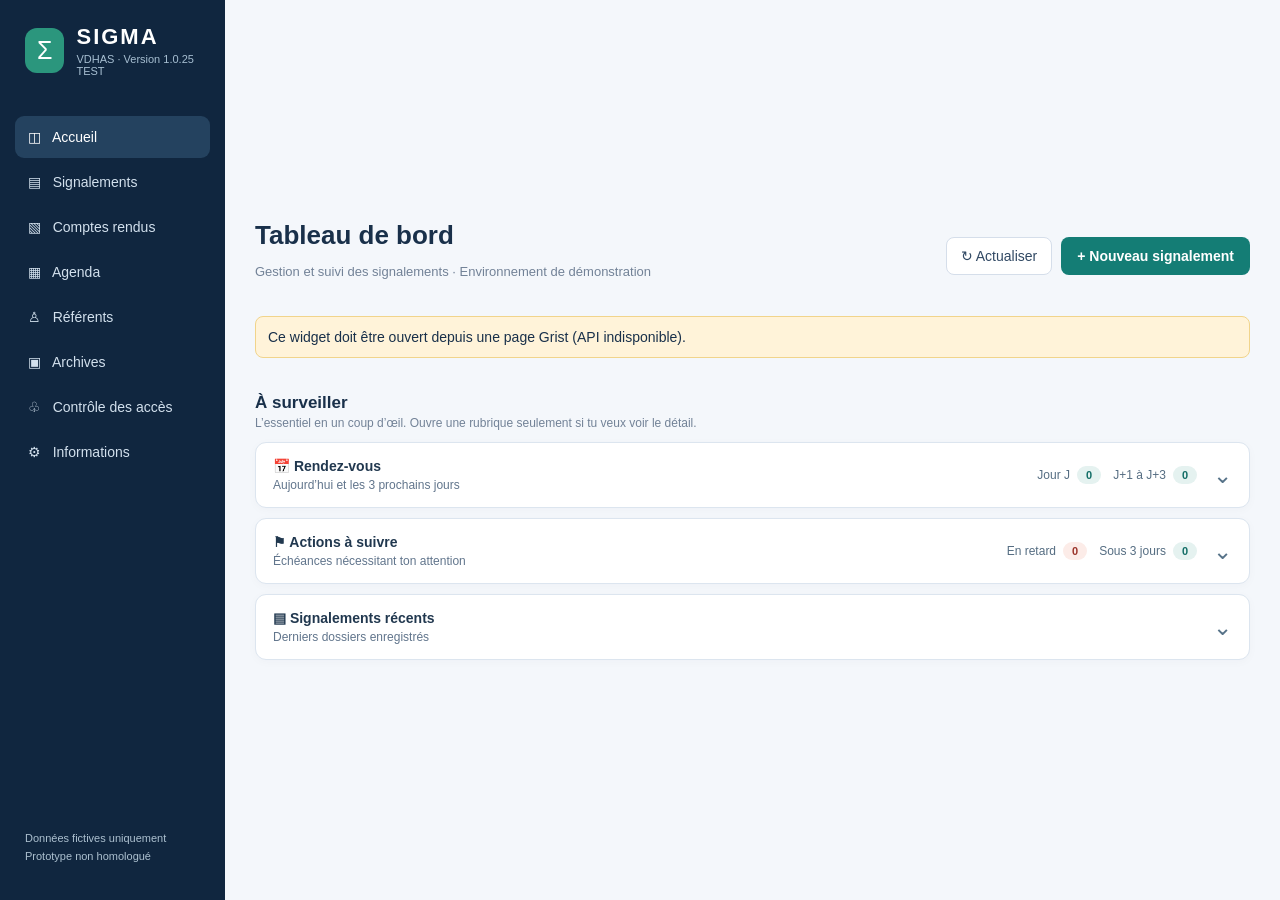
<file: index.html>
<!DOCTYPE html>

<html lang="fr"><head><meta charset="utf-8"/><meta content="width=device-width,initial-scale=1" name="viewport"/><title>SIGMA — Signalements</title><link href="style.css" rel="stylesheet"/><script src="https://docs.getgrist.com/grist-plugin-api.js"></script></head>
<body><div class="shell"><aside class="sidebar"><div class="brand"><span class="brand-icon">Σ</span><div><strong>SIGMA</strong><small>VDHAS · Version 1.0.25 TEST</small></div></div><nav><button class="nav active" data-view="dashboard">◫   Accueil</button><button class="nav" data-view="dossiers">▤   Signalements</button><button class="nav" data-view="documents">▧   Comptes rendus</button><button class="nav" data-view="agenda">▦   Agenda</button><button class="nav" data-view="users">♙   Référents</button><button class="nav" data-view="archives">▣   Archives</button><button class="nav" data-view="audit">♧   Contrôle des accès</button><button class="nav" data-view="settings">⚙   Informations</button></nav><div class="side-foot">Données fictives uniquement<br/>Prototype non homologué</div></aside>
<main><header><div><h1 id="page-title">Tableau de bord</h1><p class="muted">Gestion et suivi des signalements · Environnement de démonstration</p></div><div class="head-actions"><button class="secondary" id="refresh">↻ Actualiser</button><button class="primary" id="add">+ Nouveau signalement</button></div></header><div aria-live="polite" id="notice" role="status"></div><section class="view" id="dashboard">
<div class="metrics" id="metrics"></div>
<div class="sigma-home-intro"><h2>À surveiller</h2><p class="muted">L’essentiel en un coup d’œil. Ouvre une rubrique seulement si tu veux voir le détail.</p></div>
<div class="sigma-home-compact">
<details class="sigma-home-detail" id="sigma-home-rdv-detail">
<summary><span class="sigma-home-detail-heading"><strong>📅 Rendez-vous</strong><small>Aujourd’hui et les 3 prochains jours</small></span><span class="sigma-home-counters"><span>Jour J <b aria-live="polite" class="home-count" id="home-today-count">0</b></span><span>J+1 à J+3 <b aria-live="polite" class="home-count" id="home-next-count">0</b></span></span><span aria-hidden="true" class="sigma-home-chevron">⌄</span></summary>
<div class="sigma-home-detail-content"><div class="sigma-home-detail-actions"><button class="link" id="home-open-agenda" type="button">Ouvrir l’agenda →</button></div><div class="home-agenda-grid"><div class="home-agenda-block"><h3>Aujourd’hui</h3><div class="home-items" id="home-today"></div></div><div class="home-agenda-block"><h3>Trois prochains jours</h3><div class="home-items" id="home-next"></div></div></div></div>
</details>
<details class="sigma-home-detail" id="sigma-home-tasks-detail">
<summary><span class="sigma-home-detail-heading"><strong>⚑ Actions à suivre</strong><small>Échéances nécessitant ton attention</small></span><span class="sigma-home-counters"><span>En retard <b aria-live="polite" class="home-count sigma-late-count" id="sigma-tasks-late-count">0</b></span><span>Sous 3 jours <b aria-live="polite" class="home-count" id="sigma-tasks-next-count">0</b></span></span><span aria-hidden="true" class="sigma-home-chevron">⌄</span></summary>
<div class="sigma-home-detail-content"><div class="home-agenda-grid"><div class="home-agenda-block"><h3>Échéances dépassées</h3><div class="home-items" id="sigma-tasks-late"></div></div><div class="home-agenda-block"><h3>À échéance sous 3 jours</h3><div class="home-items" id="sigma-tasks-next"></div></div></div></div>
</details>
<details class="sigma-home-detail" id="sigma-home-recent-detail">
<summary><span class="sigma-home-detail-heading"><strong>▤ Signalements récents</strong><small>Derniers dossiers enregistrés</small></span><span aria-hidden="true" class="sigma-home-chevron">⌄</span></summary>
<div class="sigma-home-detail-content"><div class="sigma-home-detail-actions"><button class="link" id="all" type="button">Voir tous les dossiers →</button></div><div id="recent"></div></div>
</details>
</div>
</section><section class="view hidden" id="dossiers"><div class="toolbar"><input id="search" placeholder="Rechercher un numéro, un objet, une académie…" type="search"/><select id="filter-status"><option value="">Tous les statuts</option></select><select id="filter-motif"><option value="">Tous les motifs</option></select><select aria-label="Afficher les dossiers actifs ou archivés" id="filter-archive"><option value="active">Dossiers actifs</option><option value="archives">Archives</option><option value="all">Tous les dossiers</option></select><select aria-label="Année d’archivage" disabled="" id="filter-archive-year"><option value="">Toutes les années</option></select><button class="secondary" id="clear">Réinitialiser</button></div><div class="panel"><div class="panel-head"><h2>Bibliothèque des signalements</h2><span class="muted" id="count"></span></div><div class="table-wrap"><table><thead><tr><th>Numéro</th><th>Objet</th><th>Académie</th><th>Motifs</th><th>Référents affectés</th><th>Statut</th><th>Ouverture</th><th></th></tr></thead><tbody id="rows"></tbody></table></div></div></section>
<section aria-label="Archives annuelles" class="view hidden" id="archives">
<div class="panel">
<div class="panel-head"><div><h2>Archives des signalements</h2><p class="muted">Choisis une année pour consulter les dossiers clôturés archivés.</p></div><span class="muted" id="archives-total"></span></div>
<div aria-label="Années disponibles" class="sigma-archive-years" id="archives-years"></div>
<div class="hidden" id="archives-list">
<div class="sigma-archive-list-top"><button class="secondary" id="archives-back" type="button">← Toutes les années</button><h3 id="archives-selected-title"></h3></div>
<label class="sigma-archive-search">Rechercher dans cette année<input id="archives-search" placeholder="Numéro, objet, académie…" type="search"/></label>
<span class="muted" id="archives-year-count"></span>
<div class="table-wrap"><table><thead><tr><th>Numéro</th><th>Objet</th><th>Académie</th><th>Motifs</th><th>Référents affectés</th><th>Statut</th><th>Ouverture</th><th></th></tr></thead><tbody id="archives-rows"></tbody></table></div>
</div>
</div>
</section><section class="view hidden" id="suivi"><div class="panel"><div class="panel-head"><h2 id="suivi-title">Fiche du dossier</h2><button class="secondary" id="suivi-back" type="button">← Retour aux signalements</button></div><p class="muted">Données fictives uniquement. Ce module est réservé à l’interface d’administration ; les nouvelles tables doivent être interdites aux référents dans les ACL Grist.</p><div id="suivi-content">
<div class="sigma-dossier-bar"><div><span class="sigma-eyebrow">Dossier sélectionné</span><div class="sigma-summary-caption" id="suivi-summary-caption"></div></div><button class="primary" id="suivi-edit" type="button">Modifier les informations</button></div>
<div aria-label="Rubriques du dossier" class="sigma-tabs" data-sigma-tabs="suivi" role="tablist"><button aria-controls="suivi-tab-overview" aria-selected="true" class="sigma-tab active" data-tab-target="suivi-tab-overview" id="btn-suivi-tab-overview" role="tab" type="button">Vue d’ensemble</button><button aria-controls="suivi-tab-0" aria-selected="false" class="sigma-tab" data-tab-target="suivi-tab-0" id="btn-suivi-tab-0" role="tab" type="button">Personnes</button><button aria-controls="suivi-tab-1" aria-selected="false" class="sigma-tab" data-tab-target="suivi-tab-1" id="btn-suivi-tab-1" role="tab" type="button">Traitement</button><button aria-controls="suivi-tab-2" aria-selected="false" class="sigma-tab" data-tab-target="suivi-tab-2" id="btn-suivi-tab-2" role="tab" type="button">Rendez-vous</button><button aria-controls="suivi-tab-3" aria-selected="false" class="sigma-tab" data-tab-target="suivi-tab-3" id="btn-suivi-tab-3" role="tab" type="button">Comptes rendus</button><button aria-controls="suivi-tab-4" aria-selected="false" class="sigma-tab" data-tab-target="suivi-tab-4" id="btn-suivi-tab-4" role="tab" type="button">Historique</button></div><div aria-labelledby="btn-suivi-tab-overview" class="suivi-section" id="suivi-tab-overview" role="tabpanel">
<div class="sigma-overview-grid" id="suivi-overview"></div>
<details class="sigma-archive-control hidden" id="sigma-archive-control"><summary>Classement et archivage du dossier</summary><div class="sigma-archive-inner"><p class="muted" id="sigma-archive-state"></p><label id="sigma-archive-year-wrap">Année de classement <select aria-label="Année d’archivage" id="sigma-archive-year"></select></label><label for="sigma-archive-reason" id="sigma-archive-reason-label">Motif d’archivage (facultatif)</label><textarea id="sigma-archive-reason" maxlength="500" placeholder="Préciser si nécessaire…" rows="2"></textarea><button class="secondary" id="sigma-archive-button" type="button">Archiver ce dossier</button><p class="muted sigma-archive-help">Le classement ne supprime aucun document et ne remplace pas les contrôles d’accès Grist.</p></div></details>
<details class="sigma-archive-history" id="sigma-archive-history"><summary>Historique de l’archivage <span class="muted" id="sigma-archive-history-count"></span></summary><ol id="sigma-archive-history-list"></ol></details>
<div class="sigma-overview-actions"><h3>Accès rapide</h3><div class="sigma-overview-shortcuts">
<button class="secondary" data-dossier-tab="suivi-tab-0" type="button">Personnes concernées</button>
<button class="secondary" data-dossier-tab="suivi-tab-1" type="button">Actions et mesures</button>
<button class="secondary" data-dossier-tab="suivi-tab-2" type="button">Rendez-vous</button>
<button class="secondary" data-dossier-tab="suivi-tab-3" type="button">Comptes rendus</button>
<button class="secondary" data-dossier-tab="suivi-tab-4" type="button">Historique</button>
</div></div></div><div aria-labelledby="btn-suivi-tab-0" class="suivi-section hidden" id="suivi-tab-0" role="tabpanel"><details class="sigma-fold" open=""><summary><span>Personnes concernées</span></summary><div class="sigma-fold-body"><div class="panel-head"><button class="primary" id="suivi-add-person" type="button">+ Nouvelle personne</button></div><div class="table-wrap"><table><thead><tr><th>Identifiant fictif / libellé</th><th>Rôle dans le dossier</th><th>Catégorie</th><th>Action</th></tr></thead><tbody id="suivi-personnes"></tbody></table></div><form class="inline-form" id="existing-person-form"><label>Personne déjà enregistrée<select id="suivi-existing-person" required=""></select></label><label>Rôle dans ce dossier<select id="suivi-existing-role" required=""></select></label><button class="secondary" type="submit">Associer au dossier</button></form></div></details></div><div aria-labelledby="btn-suivi-tab-1" class="suivi-section hidden" id="suivi-tab-1" role="tabpanel"><details class="sigma-fold"><summary><span>Actions et mesures</span></summary><div class="sigma-fold-body"><form class="form-grid" id="action-form"><label>Date<input id="action-date" required="" type="date"/></label><label>Type d’action<select id="action-type" required=""></select></label><label>État<select id="action-etat"><option value="prévue">Prévue</option><option value="en cours">En cours</option><option value="réalisée">Réalisée</option><option value="annulée">Annulée</option></select></label><label>Date limite (facultative)<input id="action-deadline" type="date"/><small class="muted">Échéance prévisionnelle, distincte de la date de l’action</small></label><label class="wide">Description fictive<textarea id="action-description" maxlength="3000" required="" rows="3"></textarea></label><div class="form-actions wide"><button class="primary" id="action-save" type="submit">Ajouter l’action</button></div></form><div class="table-wrap"><table><thead><tr><th>Date</th><th>Type</th><th>Description</th><th>Échéance</th><th>État</th><th>Suivi</th></tr></thead><tbody id="suivi-actions"></tbody></table></div></div></details></div><div aria-labelledby="btn-suivi-tab-2" class="suivi-section hidden" id="suivi-tab-2" role="tabpanel"><details class="sigma-fold"><summary><span>Rendez-vous et échéances du dossier</span></summary><div class="sigma-fold-body"><div class="panel-head"><button class="primary" id="suivi-add-rdv" type="button">+ Ajouter un rendez-vous</button></div><div class="table-wrap"><table><thead><tr><th>Début</th><th>Fin</th><th>Type</th><th>Objet</th><th>Responsable</th><th>État</th><th>Action</th></tr></thead><tbody id="suivi-rdv"></tbody></table></div></div></details></div><div aria-labelledby="btn-suivi-tab-3" class="suivi-section hidden" id="suivi-tab-3" role="tabpanel"><details class="sigma-fold"><summary><span>Comptes rendus et documents</span></summary><div class="sigma-fold-body"><div class="panel-head"><button class="primary" id="suivi-add-document" type="button">+ Nouveau compte rendu</button></div><p class="muted">Chaque validation conserve une version non modifiable depuis le widget. Consultation des versions antérieures disponible.</p><div class="table-wrap"><table><thead><tr><th>Titre</th><th>Type</th><th>État</th><th>Version</th><th>Action</th></tr></thead><tbody id="suivi-documents"></tbody></table></div></div></details></div><div aria-labelledby="btn-suivi-tab-4" class="suivi-section hidden" id="suivi-tab-4" role="tabpanel"><details class="sigma-fold"><summary><span>Historique des changements de statut</span></summary><div class="sigma-fold-body"><p class="muted">Historique alimenté automatiquement à partir de la V0.5, sans reconstitution des changements antérieurs. L’auteur indiqué est technique et ne constitue pas une preuve d’identité.</p><div class="table-wrap"><table><thead><tr><th>Date</th><th>Ancien statut</th><th>Nouveau statut</th><th>Commentaire</th></tr></thead><tbody id="suivi-historique"></tbody></table></div></div></details></div></div></div></section><section class="view hidden" id="documents"><div class="panel"><div class="panel-head"><h2>Comptes rendus et documents</h2><button class="primary" id="documents-add" type="button">+ Nouveau compte rendu</button></div><p class="muted">Rédaction et versionnement des comptes rendus fictifs. Les versions validées restent conservées dans VERSIONS_DOCUMENTS. Pas de pièce jointe, signature ni partage externe dans cette version.</p><div class="toolbar"><select id="documents-dossier"><option value="">Tous les dossiers</option></select><select id="documents-statut"><option value="">Tous les statuts</option><option value="Brouillon">Brouillon</option><option value="Validé">Validé</option></select></div><div class="table-wrap"><table><thead><tr><th>Dossier</th><th>Titre</th><th>Type</th><th>État</th><th>Dernière version</th><th>Action</th></tr></thead><tbody id="documents-rows"></tbody></table></div></div></section><section class="view hidden" id="agenda"><div class="panel"><div class="panel-head"><h2>Agenda des rendez-vous et échéances</h2><button class="primary" id="agenda-add" type="button">+ Nouvel événement</button></div><p class="muted">Vue de planification de l'administration. Évitez toute information sensible dans les objets et lieux. Aucun courriel ni rappel automatique n'est envoyé.</p><div class="agenda-toolbar"><button aria-label="Période précédente" class="secondary" id="agenda-prev" type="button">←</button><button class="secondary" id="agenda-today" type="button">Aujourd’hui</button><button aria-label="Période suivante" class="secondary" id="agenda-next" type="button">→</button><strong id="agenda-range"></strong><select aria-label="Vue agenda" id="agenda-mode"><option value="jour">Jour</option><option selected="" value="semaine">Semaine</option><option value="mois">Mois</option></select><select aria-label="Filtrer par dossier" id="agenda-dossier"><option value="">Tous les dossiers</option></select><select aria-label="Filtrer par statut" id="agenda-status"><option value="">Tous les états</option><option>Prévu</option><option>Confirmé</option><option>Reporté</option><option>Réalisé</option><option>Annulé</option></select></div><div class="panel-head"><span class="muted" id="agenda-count"></span></div><div class="table-wrap"><table><thead><tr><th>Début</th><th>Fin</th><th>Dossier</th><th>Type</th><th>Objet</th><th>Responsable</th><th>État</th><th>Action</th></tr></thead><tbody id="agenda-rows"></tbody></table></div></div></section><section class="view hidden" id="users"><div class="panel"><div class="panel-head"><h2>Référents et profils de test</h2><button class="primary" id="add-user">+ Ajouter un référent</button></div><p class="muted" style="padding:0 16px">Étape 1 : créez un profil. Étape 2 : cliquez sur « Gérer les accès » pour choisir les dossiers et les droits Lecture / Modification. Les habilitations sont déclaratives et ne remplacent pas les ACL Grist.</p><div class="table-wrap"><table><thead><tr><th>Nom</th><th>Adresse électronique</th><th>Académie</th><th>Rôle</th><th>Actif</th><th>Dossiers affectés</th><th>Actions</th></tr></thead><tbody id="user-rows"></tbody></table></div></div></section><section class="view hidden" id="audit"><div class="panel"><div class="panel-head"><h2>Audit des affectations</h2><button class="secondary" id="run-audit" type="button">↻ Recontrôler</button></div><p class="muted">Contrôles de cohérence des tables UTILISATEURS et HABILITATIONS. Cette analyse ne vérifie pas les règles d'accès Grist et ne prouve pas le cloisonnement des dossiers.</p><div aria-live="polite" class="audit-metrics" id="audit-metrics"></div><div class="table-wrap"><table><thead><tr><th>Gravité</th><th>Contrôle</th><th>Élément</th><th>Correction conseillée</th></tr></thead><tbody id="audit-rows"></tbody></table></div></div><div class="panel prose"><h2>Avant de partager le document</h2><p><strong>Statut sécurité : tests de simulation des ACL effectués, audits réels et nouvelles tables à vérifier.</strong> Les affectations ne constituent toujours pas des restrictions. Le test de non-accès doit être réalisé avec des comptes Grist séparés dans une copie isolée avant tout déploiement.</p><p>Consultez le fichier <code>docs/ACL_PILOTE_V0.3.md</code> inclus dans le ZIP, notamment les vérifications des tables liées et de l'API.</p></div></section><section class="view hidden" id="settings"><div class="panel prose"><h2>À propos de cette version</h2><p>V0.9 : demandes de partage, version figée, revue interne et historique des décisions (aucun accès externe) ; V0.9 : commentaires internes et projets de partage non actifs ; V0.7 : comptes rendus et versions ; V0.6 : agenda, rendez-vous et échéances ; V0.5 : personnes, actions et historique des statuts. Les nouvelles tables ne doivent être accessibles qu’aux gestionnaires habilités. Ce prototype utilise les tables Grist comme base de données. Les référents et affectations sont administrables en V0.3. Les habilitations de la table HABILITATIONS ne sont pas des ACL : consultez le guide de sécurité pour appliquer les restrictions effectives dans Grist.</p><p><strong>Important :</strong> l'autorisation « accès complet au document » donnée au widget ne constitue pas une protection des données. Ne pas y saisir de signalements réels ni inviter d'utilisateurs non habilités.</p><p>Les noms et situations fournis sont inventés. Un utilisateur de test disposant des droits d'édition Grist peut modifier les lignes directement depuis les tables.</p></div></section></main></div>
<div aria-labelledby="modal-title" aria-modal="true" class="overlay hidden" id="modal" role="dialog"><div class="dialog"><div class="dialog-head"><h2 id="modal-title">Nouveau signalement</h2><button aria-label="Fermer" class="icon-button" id="close">✕</button></div><form id="record-form"><input id="record-id" type="hidden"/><div class="form-grid"><label>Numéro de dossier <input id="numero" maxlength="40" placeholder="Généré automatiquement à la création" readonly=""/></label><label>Date de réception <input id="date" required="" type="date"/></label><label>Objet synthétique <input id="objet" maxlength="180" placeholder="Ex. Situation signalée dans un service" required=""/></label><label>Académie <select id="academie" required=""></select></label><label>Statut <select id="statut" required=""></select></label><label>Référent (libellé fictif) <input id="referent" maxlength="120" placeholder="Ex. Référent A"/></label><label class="wide">Gestionnaire responsable principal <select id="responsable-principal"><option value="">À désigner</option></select><small class="muted">Un seul responsable, parmi les gestionnaires habilités en modification. Les autres restent associés au dossier.</small></label><div aria-labelledby="sigma-assignments-title" class="wide sigma-checkbox-field" role="group"><span class="sigma-checkbox-title" id="sigma-assignments-title">Affectations de référents (propriétaire TEST seulement)</span><div class="checks" id="assignments"></div><small class="muted">Les affectations sont enregistrées dans HABILITATIONS. Elles ne sécurisent pas le dossier sans règles d’accès Grist.</small></div><div aria-labelledby="sigma-motifs-title" class="wide sigma-checkbox-field" role="group"><span class="sigma-checkbox-title" id="sigma-motifs-title">Motifs (plusieurs choix possibles)</span><div class="checks" id="motifs"></div></div><label class="wide">Résumé non nominatif (tests uniquement)<textarea id="resume" maxlength="3000" placeholder="Décrire uniquement une situation fictive" rows="4"></textarea></label></div><div class="form-actions"><button class="secondary" id="cancel" type="button">Annuler</button><button class="primary" id="save" type="submit">Enregistrer</button></div></form></div></div>
<div aria-labelledby="user-title" aria-modal="true" class="overlay hidden" id="user-modal" role="dialog"><div class="dialog"><div class="dialog-head"><h2 id="user-title">Ajouter un référent</h2><button aria-label="Fermer" class="icon-button" id="user-close">✕</button></div><form id="user-form"><input id="user-id" type="hidden"/><div class="form-grid"><label>Nom affiché<input id="user-name" maxlength="120" required=""/></label><label>Adresse électronique<input id="user-email" maxlength="200" required="" type="email"/></label><label>Académie<select id="user-academie" required=""></select></label><label>Profil<select id="user-role"><option value="referent">Référent</option><option value="coordinateur">Coordinateur</option><option value="central">Administrateur métier</option></select></label><label class="wide user-active-toggle"><input checked="" id="user-actif" type="checkbox"/> Référent actif</label></div><div class="form-actions"><button class="secondary" id="user-cancel" type="button">Annuler</button><button class="primary" id="user-save" type="submit">Enregistrer le référent</button></div></form></div></div><div aria-labelledby="access-title" aria-modal="true" class="overlay hidden" id="access-modal" role="dialog"><div class="dialog"><div class="dialog-head"><h2 id="access-title">Affecter des dossiers</h2><button aria-label="Fermer" class="icon-button" id="access-close" type="button">✕</button></div><form id="access-form"><input id="access-user-id" type="hidden"/><p class="muted">Cochez les dossiers autorisés, puis choisissez Lecture ou Modification pour chacun. Le résultat est enregistré dans HABILITATIONS. Ces choix ne constituent pas encore une restriction de sécurité Grist.</p><div class="access-list" id="access-dossiers"></div><div class="form-actions"><button class="secondary" id="access-cancel" type="button">Annuler</button><button class="primary" id="access-save" type="submit">Enregistrer les affectations</button></div></form></div></div><div aria-labelledby="rdv-title" aria-modal="true" class="overlay hidden" id="rdv-modal" role="dialog"><div class="dialog"><div class="dialog-head"><h2 id="rdv-title">Nouveau rendez-vous</h2><button aria-label="Fermer" class="icon-button" id="rdv-close" type="button">✕</button></div><form id="rdv-form"><input id="rdv-id" type="hidden"/><div class="form-grid"><label>Dossier associé<select id="rdv-dossier" required=""></select></label><label>Type d'événement<select id="rdv-type" required=""></select></label><label>Début<input id="rdv-debut" required="" type="datetime-local"/></label><label>Fin<input id="rdv-fin" required="" type="datetime-local"/></label><label>Responsable<select id="rdv-responsable"></select></label><label>Statut<select id="rdv-statut" required=""></select></label><label>Modalité<select id="rdv-modalite"><option>Présentiel</option><option>Téléphone</option><option>Visioconférence</option><option>Autre</option></select></label><label>Lieu générique (facultatif)<input id="rdv-lieu" maxlength="180" placeholder="Sans détail sensible"/></label><label class="wide">Objet synthétique<input id="rdv-objet" maxlength="180" placeholder="Ex. Entretien de suivi — fictif" required=""/></label><div aria-labelledby="sigma-rdv-personnes-title" class="wide sigma-checkbox-field" role="group"><span class="sigma-checkbox-title" id="sigma-rdv-personnes-title">Participants concernés (personnes déjà liées au dossier)</span><div class="checks" id="rdv-personnes"></div></div><label class="wide">Commentaire interne fictif<textarea id="rdv-commentaire" maxlength="2000" rows="3"></textarea></label></div><div class="form-actions"><button class="secondary hidden" id="rdv-delete" type="button">Annuler ce rendez-vous</button><button class="secondary" id="rdv-cancel" type="button">Fermer</button><button class="primary" id="rdv-save" type="submit">Enregistrer</button></div></form></div></div><div aria-labelledby="person-title" aria-modal="true" class="overlay hidden" id="person-modal" role="dialog"><div class="dialog"><div class="dialog-head"><h2 id="person-title">Ajouter une personne fictive</h2><button aria-label="Fermer" class="icon-button" id="person-close" type="button">✕</button></div><form id="person-form"><div class="form-grid"><label>Libellé fictif<input id="person-label" maxlength="120" placeholder="Ex. Personne TEST 01" required=""/></label><label>Catégorie / fonction (facultatif)<input id="person-category" maxlength="120" placeholder="Ex. Agent fictif"/></label><label class="wide">Rôle dans ce dossier<select id="person-role" required=""></select></label></div><div class="form-actions"><button class="secondary" id="person-cancel" type="button">Annuler</button><button class="primary" id="person-save" type="submit">Ajouter au dossier</button></div></form></div></div><div aria-labelledby="document-title" aria-modal="true" class="overlay hidden" id="document-modal" role="dialog"><div class="dialog document-dialog"><div class="dialog-head"><h2 id="document-title">Nouveau compte rendu</h2><button aria-label="Fermer" class="icon-button" id="document-close" type="button">✕</button></div><div aria-label="Sections du compte rendu" class="sigma-tabs sigma-document-tabs" data-sigma-tabs="document" role="tablist"><button aria-controls="document-tab-edit" aria-selected="true" class="sigma-tab active" data-tab-target="document-tab-edit" id="btn-document-tab-edit" role="tab" type="button">Rédaction</button><button aria-controls="document-tab-history" aria-selected="false" class="sigma-tab" data-tab-target="document-tab-history" disabled="" id="btn-document-tab-history" role="tab" type="button">Versions</button><button aria-controls="document-tab-read" aria-selected="false" class="sigma-tab" data-tab-target="document-tab-read" disabled="" id="btn-document-tab-read" role="tab" type="button">Relecture interne</button><button aria-controls="document-tab-share" aria-selected="false" class="sigma-tab" data-tab-target="document-tab-share" disabled="" id="btn-document-tab-share" role="tab" type="button">Validation externe et diffusion</button><button aria-controls="document-tab-tracking" aria-selected="false" class="sigma-tab" data-tab-target="document-tab-tracking" disabled="" id="btn-document-tab-tracking" role="tab" type="button">Suivi des partages</button></div><form id="document-form"><input id="document-id" type="hidden"/><div aria-labelledby="btn-document-tab-edit" class="sigma-tab-panel" id="document-tab-edit" role="tabpanel"><div class="form-grid"><label>Dossier<select id="document-dossier" required=""></select></label><label>Type<select id="document-type"><option>Compte rendu d'entretien</option><option>Compte rendu de réunion</option><option>Note de suivi</option><option>Courrier</option><option>Autre document</option></select></label><label class="wide">Titre<input id="document-name" maxlength="180" required=""/></label><label class="wide">Contenu du document (fictif uniquement)<textarea id="document-content" maxlength="30000" required="" rows="12"></textarea></label><label class="wide">Mention d'auteur (non certifiée)<input id="document-author" maxlength="120" value="Widget SIGMA"/></label></div><div class="form-actions"><button class="secondary" id="document-cancel" type="button">Fermer</button><button class="secondary hidden" id="document-revision" type="button">Nouvelle révision</button><button class="secondary" id="document-save" type="submit">Enregistrer le brouillon</button><button class="primary" id="document-validate" type="button">Valider</button></div></div><div aria-labelledby="btn-document-tab-history" class="sigma-tab-panel hidden" id="document-tab-history" role="tabpanel"><div class="document-versions hidden" id="document-versions"><details class="sigma-fold"><summary>Historique des versions</summary><div class="sigma-fold-body"><div id="document-versions-list"></div><p class="muted">Une version validée ne peut pas être écrasée par le widget. Les propriétaires du document Grist conservent toutefois la capacité technique de modifier les tables.</p></div></details></div></div></form><div aria-labelledby="btn-document-tab-read" class="sigma-tab-panel hidden" id="document-tab-read" role="tabpanel"><section aria-label="Lecture et commentaires" class="sigma-document-reading"><p class="muted">Sélectionne une version : son texte et les commentaires internes des gestionnaires apparaissent ensemble. Ces commentaires ne doivent jamais être transmis dans une copie destinée à la personne concernée.</p><div class="sigma-read-layout"><section aria-label="Texte de la version" class="sigma-read-text"><h3>Texte du compte rendu</h3><p class="muted" id="read-version-meta"></p><div aria-label="Contenu de la version sélectionnée" class="sigma-read-content" id="read-version-content" role="region"></div></section><section aria-label="Commentaires de la version" class="sigma-read-comments"><h3>Commentaires internes de cette version</h3><div id="document-comments-list"></div><form class="collab-form" id="comment-form"><input id="comment-doc-id" type="hidden"/><div class="form-grid"><label>Version commentée<select id="comment-version" required=""></select></label><label>Auteur (mention déclarative)<input id="comment-author" maxlength="120" required="" value="Gestionnaire SIGMA TEST"/></label><label class="wide">Observation interne<textarea id="comment-content" maxlength="3000" required="" rows="3"></textarea></label></div><div class="form-actions"><button class="secondary" id="comment-save" type="submit">Ajouter le commentaire</button></div></form></section></div></section></div><div aria-labelledby="btn-document-tab-share" class="sigma-tab-panel hidden" id="document-tab-share" role="tabpanel"><section aria-label="Partages préparatoires" class="document-versions hidden" id="document-collaboration"><h3>Validation externe et diffusion</h3><div class="sigma-workflow-guide"><h4>À qui transmettre ce compte rendu ?</h4><p><strong>Relecture interne :</strong> réservée aux gestionnaires habilités, dans l’onglet « Relecture interne ». Les commentaires internes ne sont pas transmis aux invités.</p><p><strong>Validation par la personne concernée :</strong> circuit de demandes de correction et validation finale en cours de développement. Ne pas utiliser le partage préparatoire comme preuve de validation.</p><p><strong>Diffusion à un destinataire :</strong> prépare une copie d’une version validée, avec droit de lecture ou de commentaire. L’accès externe reste fermé tant que les ACL et le circuit de consultation ne sont pas vérifiés.</p></div><p class="sigma-share-security" role="status"><strong>TEST — accès externe fermé.</strong> Le compte rendu est préparé pour un destinataire, mais aucun lien de consultation n’est activé. L’expiration et la révocation côté serveur restent à valider.</p><div class="sigma-share-intro"><h4>Que souhaites-tu faire ?</h4><p><strong>Transmettre une copie à un destinataire :</strong> utilise le formulaire ci-dessous, puis retrouve sa demande dans le suivi.</p><p><strong>Demander la validation à la personne ayant signalé :</strong> ce circuit spécifique (validation ou demande de corrections) n’est pas encore disponible. Il ne faut pas utiliser une diffusion ordinaire à sa place.</p><p><strong>Échanger entre gestionnaires :</strong> utilise l’onglet « Relecture interne » ; ces commentaires ne sont pas visibles par les invités.</p></div><details class="sigma-fold sigma-new-share" id="sigma-new-share" open=""><summary>1. Préparer une nouvelle diffusion</summary><div class="sigma-fold-body"><p class="muted">Indique à qui tu souhaites transmettre une copie, quelle version et avec quels droits. Cette démarche ne demande pas à la personne de valider le compte rendu. En TEST, préparer une demande ne donne aucun accès externe.</p><form class="collab-form" id="share-form"><input id="share-doc-id" type="hidden"/><div class="form-grid"><label>Destinataire (TEST)<input id="share-name" maxlength="120" placeholder="Ex. Personne TEST A" required=""/></label><label>Adresse e-mail (TEST)<input id="share-email" maxlength="200" placeholder="test@example.org" required="" type="email"/></label><label>Version validée à partager<select id="share-version" required=""></select></label><label>Droit demandé<select id="share-right"><option value="lecture">Lecture</option><option value="commentaire">Lecture et commentaires</option></select></label><label>Échéance souhaitée<input id="share-expiry" required="" type="date"/></label><label class="wide">Message d'accompagnement (sans information sensible)<textarea id="share-message" maxlength="500" rows="2"></textarea></label></div><div class="form-actions"><button class="primary" id="share-save" type="submit">Enregistrer ce destinataire</button></div></form></div></details>
<details class="sigma-fold sigma-mail-fold"><summary>2. Préparer le courriel Outlook (facultatif)</summary><div class="sigma-fold-body"><div class="mail-feature">
<h3>Courriel préparatoire — aucun accès externe</h3>
<p class="muted">Choisis une demande vérifiée et un modèle : le message se prépare automatiquement. Tes corrections manuelles sont préservées ; une confirmation est demandée avant de les remplacer.</p>
<p class="muted"><strong>Attention :</strong> uniquement des informations fictives. L'ouverture d'Outlook n'envoie pas le courriel, ne partage pas le document et ne prouve aucun envoi. Aucun lien de consultation n'est généré.</p>
<div class="form-grid">
<label>Demande vérifiée<select id="mail-share"><option value="">Sélectionner une demande vérifiée…</option></select></label>
<label>Modèle actif<select id="mail-template"><option value="">Sélectionner un modèle…</option></select></label>
<label class="wide">Objet modifiable<input id="mail-subject" maxlength="250"/></label>
<label class="wide">Message modifiable<textarea id="mail-body" maxlength="10000" rows="7"></textarea></label>
</div>
<div class="form-actions"><button class="secondary" id="mail-preview" type="button">Actualiser depuis le modèle (remplacer)</button><button class="secondary" id="mail-copy" type="button">Copier le courriel</button><button class="primary" id="mail-open" type="button">Ouvrir la messagerie</button></div>
<p aria-live="polite" class="muted" id="mail-info"></p>
<details class="mail-model-admin"><summary>Gérer les modèles de courriels</summary>
<p class="muted">Variables autorisées : {destinataire}, {droit}, {expiration}, {version}. Les noms de dossier, les faits et les données nominatives ne sont jamais ajoutés automatiquement.</p>
<form class="collab-form" id="mail-template-form"><input id="mail-template-id" type="hidden"/>
<div class="form-grid">
<label>Code unique<input id="mail-model-code" maxlength="60" required=""/></label>
<label>Libellé<input id="mail-model-label" maxlength="150" required=""/></label>
<label class="wide">Objet du modèle<input id="mail-model-subject" maxlength="250" required=""/></label>
<label class="wide">Corps du modèle<textarea id="mail-model-body" maxlength="10000" required="" rows="5"></textarea></label>
<label class="active-check"><input checked="" id="mail-model-active" type="checkbox"/> Modèle actif</label>
</div><div class="form-actions"><button class="secondary" id="mail-model-new" type="button">Nouveau modèle</button><button class="primary" id="mail-model-save" type="submit">Enregistrer le modèle</button></div></form>
</details>
</div>
</div></details></section></div><div aria-labelledby="btn-document-tab-tracking" class="sigma-tab-panel hidden" id="document-tab-tracking" role="tabpanel"><section class="document-versions hidden" id="document-tracking"><h3>Suivi des partages</h3><p class="muted">Retrouve les destinataires déjà enregistrés, contrôle les demandes et consulte l’historique. Pour créer une nouvelle diffusion, utilise l’onglet « Validation externe et diffusion ».</p><div class="sigma-tracking-compact">
<label class="sigma-exchange-search" for="sigma-exchange-filter">Rechercher un destinataire <input autocomplete="off" id="sigma-exchange-filter" maxlength="200" placeholder="Nom, adresse ou statut…" type="search"/></label>
<p aria-live="polite" class="muted" id="sigma-exchange-summary"></p>
<div id="sigma-external-workflow" aria-live="polite"></div>
</div><details class="sigma-fold sigma-tracking-list" id="sigma-tracking-list"><summary>Demandes en cours et historique</summary><div class="sigma-fold-body"><div id="document-shares-list"></div></div></details></section></div></div></div><div aria-label="Consultation version" aria-modal="true" class="overlay hidden" id="version-modal" role="dialog"><div class="dialog document-dialog"><div class="dialog-head"><h2 id="version-title">Version</h2><button class="icon-button" id="version-close" type="button">✕</button></div><p class="muted" id="version-metadata"></p><pre class="version-content" id="version-content"></pre></div></div><script src="app.js"></script></body></html>
</file>
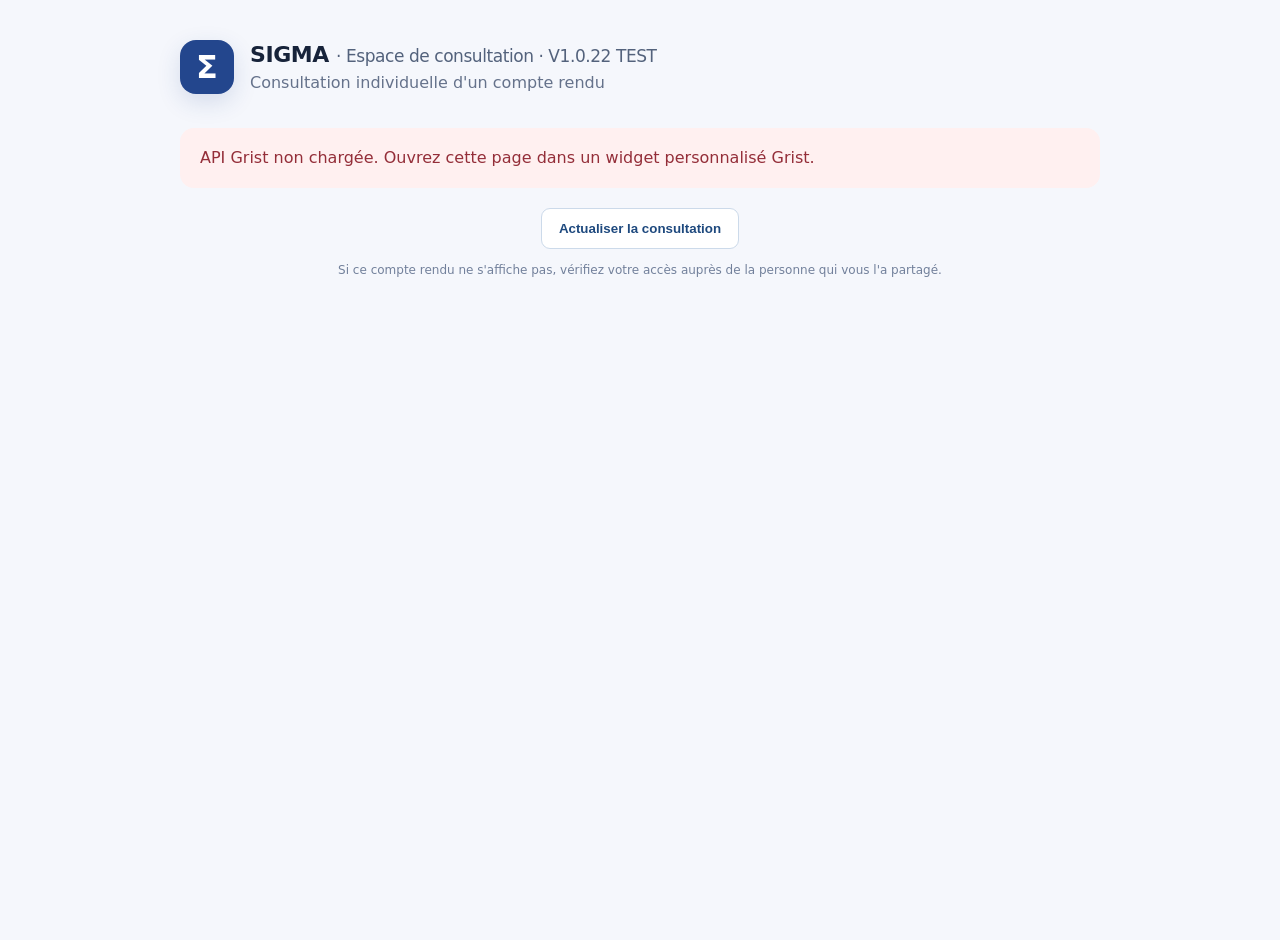
<file: consultation/index.html>
<!doctype html>
<html lang="fr">
<head>
  <meta charset="utf-8">
  <meta name="viewport" content="width=device-width,initial-scale=1">
  <meta name="referrer" content="no-referrer">
  <title>SIGMA — Consultation d'un compte rendu</title>
  <link rel="stylesheet" href="style.css">
  <script defer src="https://docs.getgrist.com/grist-plugin-api.js"></script>
  <script defer src="app.js"></script>
</head>
<body>
  <main class="shell">
    <header class="top"><div class="logo" aria-hidden="true">Σ</div><div><div class="brand">SIGMA <span class="sub">· Espace de consultation · V1.0.22 TEST</span></div><p>Consultation individuelle d'un compte rendu</p></div></header>
    <section id="notice" class="message" role="status" aria-live="polite">Connexion sécurisée à Grist en cours…</section>
    <section id="consultation-picker" class="picker hidden" aria-label="Choisir un compte rendu">
      <label for="consultation-select">Choisir un compte rendu</label>
      <select id="consultation-select"></select>
      <small id="consultation-count"></small>
    </section>
    <section id="viewer" class="card hidden" aria-label="Compte rendu partagé">
      <div class="eyebrow">Compte rendu partagé · lecture seule</div>
      <h1 id="title"></h1>
      <div class="meta"><span id="version"></span><span id="expiration"></span></div>
      <div id="content" class="content"></div>
      <section id="validation-panel" class="validation-panel hidden" aria-label="Validation du compte rendu">
        <h2>Validation du compte rendu</h2>
        <p id="validation-description">Ce compte rendu est transmis pour consultation. Le suivi des demandes de validation est distinct des commentaires.</p>
        <div id="validation-state" class="validation-state">Aucune demande de validation active pour cette copie.</div>
        <div id="validation-history" class="validation-history" aria-label="Historique de validation"></div>
        <div class="validation-actions"><button id="validation-approve" type="button" disabled>Valider le compte rendu</button><button id="validation-request-correction" type="button" disabled>Demander une correction</button></div>
        <form id="decision-form" class="hidden" aria-label="Demande de correction">
          <label for="decision-message">Corrections demandées (obligatoire)</label>
          <textarea id="decision-message" maxlength="3000" rows="4" required placeholder="Précisez les corrections attendues…"></textarea>
          <div class="validation-actions"><button type="submit">Envoyer la demande</button><button id="decision-cancel" type="button">Annuler</button></div>
        </form>
        <p id="decision-notice" role="status" aria-live="polite"></p>
        <p class="validation-warning">Environnement TEST : les décisions ne doivent être utilisées qu’avec des données fictives tant que les contrôles ACL, anti-usurpation et anti-doublon ne sont pas validés.</p>
      </section>
      <aside id="comments-panel" class="comments-panel hidden" aria-label="Commentaires du compte rendu">
        <div class="comments-header"><strong>Commentaires</strong><span class="coming">Version partagée</span></div>
        <div id="comments-notice" class="comments-notice" role="status" aria-live="polite"></div>
        <div id="comments-list" class="comments-list" aria-live="polite"></div>
        <form id="comment-form" class="hidden">
          <label for="comment-content">Ajouter un commentaire</label>
          <textarea id="comment-content" maxlength="3000" rows="4" required placeholder="Votre commentaire sur cette version…"></textarea>
          <div class="comment-actions"><small>Votre identité et la date seront enregistrées par Grist.</small><button type="submit" id="comment-save" disabled>Publier le commentaire</button></div>
        </form>
      </aside>
      <footer><span><span class="dot"></span> Copie figée</span><span>Aucune modification de l'original</span></footer>
    </section>
    <div class="bottom"><button id="reload" type="button">Actualiser la consultation</button><p>Si ce compte rendu ne s'affiche pas, vérifiez votre accès auprès de la personne qui vous l'a partagé.</p></div>
  </main>
</body>
</html>
</file>
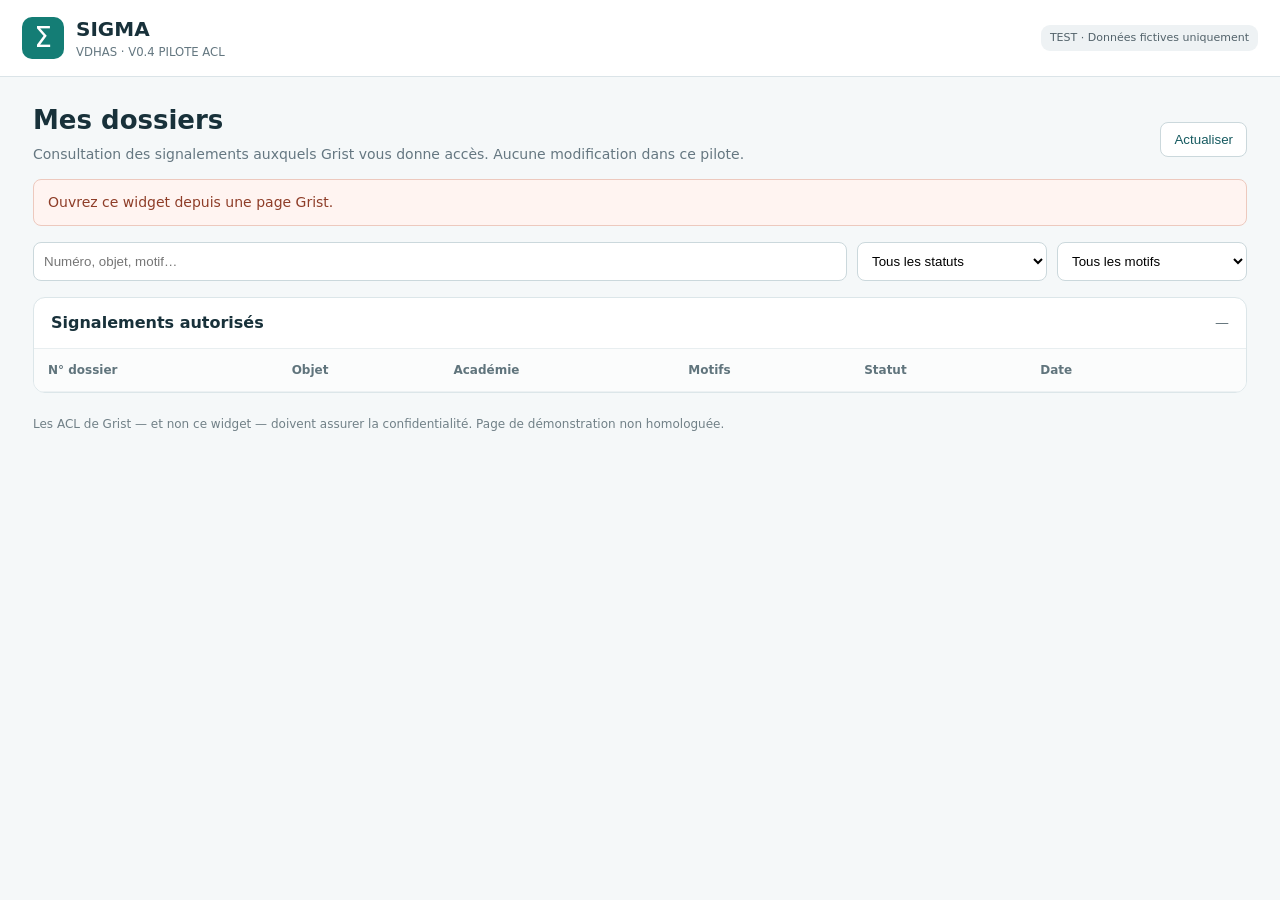
<file: referent/index.html>
<!doctype html>
<html lang="fr"><head><meta charset="UTF-8"><meta name="viewport" content="width=device-width,initial-scale=1"><title>SIGMA — Mes dossiers</title><link rel="stylesheet" href="style.css"><script src="https://docs.getgrist.com/grist-plugin-api.js"></script></head>
<body><header><div class="brand"><span class="sig">Σ</span><div><strong>SIGMA</strong><small>VDHAS · V0.4 PILOTE ACL</small></div></div><span class="notice-pill">TEST · Données fictives uniquement</span></header>
<main><div class="heading"><div><h1>Mes dossiers</h1><p>Consultation des signalements auxquels Grist vous donne accès. Aucune modification dans ce pilote.</p></div><button type="button" id="refresh">Actualiser</button></div><div class="alert" id="message" role="status" aria-live="polite">Chargement du widget…</div><div class="tools"><input type="search" id="search" aria-label="Rechercher un dossier" placeholder="Numéro, objet, motif…"><select id="statut" aria-label="Filtrer par statut"><option value="">Tous les statuts</option></select><select id="motif" aria-label="Filtrer par motif"><option value="">Tous les motifs</option></select></div><div class="panel"><div class="panel-title"><h2>Signalements autorisés</h2><span id="count">—</span></div><div class="table-wrap"><table><thead><tr><th>N° dossier</th><th>Objet</th><th>Académie</th><th>Motifs</th><th>Statut</th><th>Date</th><th></th></tr></thead><tbody id="rows"></tbody></table></div></div><section id="details" class="panel hidden" aria-live="polite"><div class="panel-title"><h2>Détail du signalement</h2><button id="close" type="button">Fermer</button></div><div id="detail-body"></div></section><p class="foot">Les ACL de Grist — et non ce widget — doivent assurer la confidentialité. Page de démonstration non homologuée.</p></main><script src="app.js"></script></body></html>
</file>
<file: style.css>
:root{font-family:Inter,"Segoe UI",Arial,sans-serif;color:#19304a;background:#f4f7fb;font-size:14px}*{box-sizing:border-box}body{margin:0}.shell{min-height:100vh;display:grid;grid-template-columns:225px minmax(0,1fr)}.sidebar{background:#10263f;color:#fff;display:flex;flex-direction:column;padding:24px 15px}.brand{display:flex;gap:12px;align-items:center;margin:0 10px 36px}.brand strong{display:block;letter-spacing:2px;font-size:22px}.brand small{display:block;color:#a7bfd2;font-size:11px;margin-top:3px}.brand-icon{background:#2b967d;padding:8px 12px;border-radius:12px;font-size:25px}.nav{display:block;width:100%;border:0;background:transparent;color:#d2e0ed;text-align:left;padding:13px;border-radius:9px;cursor:pointer;margin:3px 0}.nav.active,.nav:hover{background:#24425f;color:#fff}.side-foot{margin-top:auto;color:#adc1d0;font-size:11px;line-height:1.7;padding:10px}main{padding:30px;min-width:0;max-width:1500px;width:100%;margin:auto}header{display:flex;justify-content:space-between;align-items:center;gap:15px;margin-bottom:24px;flex-wrap:wrap}h1{font-size:26px;margin:0 0 5px}h2{font-size:17px;margin:0}.muted{color:#728297;font-size:13px}.head-actions{display:flex;gap:9px}button{font:inherit;cursor:pointer}button:disabled{opacity:.5;cursor:not-allowed}.primary{border:0;border-radius:8px;background:#147d75;color:white;padding:11px 16px;font-weight:600}.primary:hover{background:#096c64}.secondary{border:1px solid #d5deea;border-radius:8px;background:#fff;color:#314964;padding:10px 14px}.secondary:hover{background:#edf4fa}.link{border:0;background:transparent;color:#147d75;font-weight:600}.metrics{display:grid;grid-template-columns:repeat(4,minmax(0,1fr));gap:14px;margin-bottom:20px}.metric,.panel{background:#fff;border:1px solid #e0e8f0;border-radius:12px;box-shadow:0 3px 15px #10263f08}.metric{padding:20px}.metric b{display:block;font-size:27px;margin-top:7px}.metric span{color:#61758c;font-size:12px}.panel{padding:18px;margin-bottom:16px}.panel-head{display:flex;justify-content:space-between;align-items:center;gap:12px;margin-bottom:14px}.toolbar{display:flex;gap:10px;flex-wrap:wrap;margin-bottom:16px}.toolbar input{flex:2;min-width:200px}.toolbar select{flex:1;min-width:150px}input,select,textarea{border:1px solid #ccd8e4;border-radius:8px;padding:10px 11px;font:inherit;background:#fff;color:#21364d;max-width:100%}input:focus,select:focus,textarea:focus{outline:2px solid #a4dad2;outline-offset:1px}.table-wrap{overflow-x:auto}table{width:100%;border-collapse:collapse;text-align:left}th{color:#60758a;font-weight:600;font-size:12px;background:#f8fafc}th,td{padding:12px;border-bottom:1px solid #edf1f6;vertical-align:middle}td{font-size:13px}.pill{display:inline-block;border-radius:30px;padding:5px 10px;font-size:11px;font-weight:600;background:#eaf1fa;color:#3c658c}.pill.done{background:#e3f5ec;color:#1b7750}.pill.wait{background:#fff3da;color:#886211}.row-button{border:1px solid #c8dfde;border-radius:7px;background:#f7ffff;color:#0f756e;padding:7px 11px}.hidden{display:none!important}.overlay{position:fixed;inset:0;background:#0b1e32b0;display:flex;align-items:center;justify-content:center;padding:18px;z-index:20}.dialog{background:#fff;border-radius:14px;width:min(760px,100%);max-height:92vh;overflow:auto;padding:23px}.dialog-head{display:flex;align-items:center;justify-content:space-between;margin-bottom:20px}.icon-button{border:0;background:transparent;font-size:23px;color:#52687c}.form-grid{display:grid;grid-template-columns:1fr 1fr;gap:15px}.form-grid label{display:flex;flex-direction:column;gap:6px;font-weight:600;font-size:12px}.form-grid label.wide{grid-column:1/-1}.checks{display:flex;gap:8px;flex-wrap:wrap;padding:12px;border:1px solid #d8e1ed;border-radius:8px}.checks label{display:flex;flex-direction:row;align-items:center;font-weight:400;font-size:12px;padding:5px 8px;background:#f3f7fb;border-radius:7px}.form-actions{display:flex;justify-content:flex-end;gap:10px;margin-top:22px}.prose{line-height:1.7;max-width:760px}#notice:not(:empty){background:#fff3d9;border:1px solid #f1d48b;border-radius:8px;padding:12px;margin-bottom:15px}#notice.ok{background:#e7f6ed;border-color:#8fdbb1}@media(max-width:800px){.shell{grid-template-columns:1fr}.sidebar{padding:12px;flex-direction:row;gap:10px;align-items:center;flex-wrap:wrap}.brand{margin:0}.sidebar nav{display:flex;gap:2px}.nav{padding:8px}.side-foot{display:none}main{padding:15px}.metrics{grid-template-columns:repeat(2,1fr)}.form-grid{grid-template-columns:1fr}.form-grid label.wide{grid-column:auto}}@media(max-width:460px){.metrics{grid-template-columns:1fr}}

/* V0.2 : affectations */
.assign-item{display:flex!important;align-items:center;gap:10px;flex-wrap:wrap;min-height:34px}.assign-item span{flex:1}.assign-item small{color:var(--muted,#64748b)}.assign-item select{min-width:135px;max-width:180px}.assign-item input{width:auto!important}

/* V0.2.1 : gestion explicite des affectations dans le module Référents */
.access-list{display:flex;flex-direction:column;gap:8px;max-height:48vh;overflow-y:auto;margin-top:14px}.access-item{display:flex;align-items:center;gap:12px;padding:12px;border:1px solid #d8e1ed;border-radius:8px;font-size:13px}.access-item>span{flex:1;min-width:0}.access-item strong,.access-item small{display:block}.access-item small{color:#66778b;margin-top:3px}.access-item select{min-width:150px}.access-item input{flex-shrink:0}@media(max-width:560px){.access-item{flex-wrap:wrap}.access-item select{width:100%}}

/* SIGMA V0.2.1 - Alignement de la case Référent actif */
.form-grid label.user-active-toggle {
  flex-direction: row;
  align-items: center;
  justify-content: flex-start;
  gap: 8px;
}
.form-grid label.user-active-toggle input[type="checkbox"] {
  width: 16px;
  height: 16px;
  margin: 0;
  padding: 0;
  flex: 0 0 16px;
  accent-color: #147d75;
}

/* SIGMA V0.3 — audit des affectations */
.audit-metrics{display:grid;grid-template-columns:repeat(4,minmax(0,1fr));gap:10px;margin:16px 0}.audit-stat{background:#f6f9fc;border:1px solid #dbe5ed;border-radius:9px;padding:13px}.audit-stat b{display:block;font-size:23px}.audit-stat span{color:#61758c;font-size:12px}.pill.audit-error{background:#fbe9e9;color:#9f2727}@media(max-width:800px){.audit-metrics{grid-template-columns:repeat(2,minmax(0,1fr))}}

/* SIGMA V0.5 : suivi par dossier */
.suivi-section{border-top:1px solid #dce6ef;margin-top:20px;padding-top:18px}.suivi-section h3{font-size:16px;margin:0 0 14px}.inline-form{display:flex;gap:10px;align-items:end;flex-wrap:wrap;margin-top:15px}.inline-form label{display:flex;flex-direction:column;gap:5px;flex:1;min-width:180px;font-size:12px;font-weight:600}.inline-form button{min-height:39px}.form-grid>.wide{grid-column:1/-1}.suivi-section .form-grid{margin-bottom:18px}.suivi-section .form-actions{margin-top:0}.suivi-section td{overflow-wrap:anywhere}@media(max-width:700px){.inline-form{align-items:stretch}.inline-form button{width:100%}}

/* SIGMA V0.6 — agenda et modal rendez-vous */
.agenda-toolbar{display:flex;flex-wrap:wrap;gap:10px;align-items:center;margin:14px 0 20px}
.agenda-toolbar strong{min-width:205px;font-size:13px;color:#354d66}
.agenda-toolbar select{max-width:240px;min-width:135px}
#agenda .table-wrap td,#suivi-rdv td{white-space:normal;min-width:88px}
#rdv-modal .dialog{width:min(800px,100%)}
@media(max-width:700px){.agenda-toolbar strong{width:100%}.agenda-toolbar select{flex:1;max-width:none}}

/* SIGMA V0.7 — documents / historique des versions */
.document-dialog{width:min(880px,100%)}
#document-content{font-family:inherit;line-height:1.55;resize:vertical}
.version-content{white-space:pre-wrap;overflow-wrap:anywhere;max-height:55vh;overflow:auto;background:#f8fafc;border:1px solid #dce6ef;padding:20px;border-radius:8px;font-family:inherit;line-height:1.6}
.document-versions{border-top:1px solid #dce6ef;padding-top:16px;margin-top:18px}
.version-entry{display:flex;justify-content:space-between;align-items:center;gap:12px;padding:10px;border:1px solid #e1e8f0;border-radius:8px;margin:8px 0}
.version-entry small{display:block;color:#66778b;font-size:12px;margin-top:3px}
@media(max-width:600px){.version-entry{align-items:stretch;flex-direction:column}}

/* SIGMA V0.8 — collaboration documentaire, uniquement propriétaire dans ce pilote */
.collab-item{display:flex;align-items:flex-start;justify-content:space-between;gap:12px;padding:12px;margin:8px 0;border:1px solid #dce6ef;border-radius:8px;background:#fafcfe}
.collab-item>div{min-width:0;flex:1}.collab-item small{display:block;color:#728297;margin-top:5px}.comment-text{white-space:pre-wrap;overflow-wrap:anywhere;line-height:1.55}.collab-form{padding:14px;border:1px solid #dce6ef;border-radius:9px;background:#f8fafc;margin:12px 0 20px}.collab-subtitle{padding-top:20px;margin-top:20px;border-top:1px solid #dce6ef}
@media(max-width:600px){.collab-item{flex-direction:column}}

/* SIGMA V0.9 : décisions internes de partage */
.share-actions{display:flex;flex-wrap:wrap;align-items:center;gap:6px;justify-content:flex-end}.share-log{margin-top:8px}.share-log summary{cursor:pointer;font-size:12px;color:#345c77}.share-log p{margin:4px 0}.share-actions button:disabled{opacity:.45;cursor:not-allowed}

/* SIGMA V1.0 — courriels préparatoires */
.mail-feature{margin-top:24px;padding:18px;border:1px solid #d6e3eb;border-radius:10px;background:#f8fbfd}.mail-feature h3{margin-top:0}.mail-feature .mail-model-admin{margin-top:16px;border-top:1px solid #d6e3eb;padding-top:12px}.mail-model-admin summary{cursor:pointer;font-weight:650;color:#244960}.mail-feature #mail-info{margin:8px 0 0}.mail-feature .active-check{display:flex!important;flex-direction:row!important;gap:8px;align-items:center}.mail-feature .active-check input{width:16px;height:16px;margin:0;flex:none}


/* SIGMA V1.0.2 - Navigation progressive, sans changement des données */
.sigma-fold-toolbar{display:flex;align-items:center;justify-content:flex-end;flex-wrap:wrap;gap:8px;padding:10px 0 4px}
.sigma-fold-toolbar span{margin-right:auto;color:#50677e;font-size:12px}
.sigma-small-button{font-size:12px!important;padding:7px 10px!important}
.suivi-section{padding-top:0!important;margin-top:10px!important;border-top:0!important}
.sigma-fold{border:1px solid #d9e3ee;border-radius:10px;background:#fff;margin:12px 0;overflow:visible}
.sigma-fold > summary{list-style:none;display:flex;align-items:center;gap:10px;padding:15px 17px;cursor:pointer;color:#193b55;font-size:15px;font-weight:700;user-select:none;border-radius:10px}
.sigma-fold > summary::-webkit-details-marker{display:none}
.sigma-fold > summary::before{content:'▸';font-size:17px;color:#187d79;display:inline-block;width:16px;transition:transform .12s ease}
.sigma-fold[open] > summary::before{transform:rotate(90deg)}
.sigma-fold > summary:hover{background:#f2f8fa}
.sigma-fold > summary:focus-visible{outline:3px solid #258c96;outline-offset:2px}
.sigma-fold[open] > summary{border-bottom:1px solid #e4edf3;border-radius:10px 10px 0 0;background:#f6fafc}
.sigma-fold-body{padding:15px 17px 18px}
.sigma-fold-body > .panel-head{display:flex;justify-content:flex-end;margin-bottom:10px}
.sigma-fold-body > .panel-head h3{display:none}
.sigma-fold-body .mail-feature{border-top:0;margin-top:0;padding-top:0}
#document-versions,#document-collaboration{border-top:0!important;padding-top:0!important}
#document-collaboration .sigma-fold{margin:10px 0}
#document-collaboration .sigma-fold-body{padding:14px}
@media(max-width:700px){.sigma-fold-body{padding:12px}.sigma-fold-toolbar span{width:100%}.sigma-fold > summary{padding:12px}}

/* SIGMA V1.0.4 — Navigation par onglets accessible */
.sigma-tabs{display:flex;flex-wrap:wrap;align-items:center;gap:6px;border-bottom:1px solid #d7e1eb;margin:12px 0 16px;padding-bottom:8px}
.sigma-tab{appearance:none;border:1px solid #cbd8e4;background:#f5f8fc;color:#27445c;padding:10px 13px;border-radius:8px;font-weight:600;cursor:pointer;min-height:42px}
.sigma-tab:hover:not(:disabled){background:#e6eff8}
.sigma-tab.active{background:#153f63;color:#fff;border-color:#153f63}
.sigma-tab:disabled{opacity:.45;cursor:not-allowed}
.sigma-tab:focus-visible{outline:3px solid #2b8bbd;outline-offset:2px}
.sigma-tab-panel{min-width:0}
.sigma-tabs + .suivi-section{margin-top:0}
#suivi-content > .suivi-section .sigma-fold{border:0;box-shadow:none}
#suivi-content > .suivi-section .sigma-fold > summary{display:none}
#suivi-content > .suivi-section .sigma-fold-body{padding:0}
#document-tab-history #document-versions{margin-top:0}
#document-tab-history #document-versions .sigma-fold{border:0}
#document-tab-history #document-versions .sigma-fold > summary{display:none}
#document-tab-collab #document-collaboration{margin-top:0}
@media(max-width:650px){.sigma-tabs{flex-wrap:nowrap;overflow-x:auto;scrollbar-width:thin}.sigma-tab{white-space:nowrap;flex-shrink:0}.sigma-document-tabs{position:static}}

/* SIGMA V1.0.4 : sous-rubriques du volet Commentaires et partages */
#document-collaboration .sigma-fold > summary{min-height:64px;align-items:center}
#document-collaboration .sigma-fold-label{display:flex;flex-direction:column;gap:4px;min-width:0}
#document-collaboration .sigma-fold-label small{font-size:12px;font-weight:400;line-height:1.35;color:#567087}
#document-collaboration .sigma-fold[open] > summary{background:#f0f7f8}

/* SIGMA V1.0.5 — lecture et commentaires côte à côte, partage isolé */
.document-dialog{width:min(1100px,96vw)}
.sigma-read-layout{display:grid;grid-template-columns:minmax(0,1.15fr) minmax(0,1fr);gap:16px;align-items:start}
.sigma-read-text,.sigma-read-comments{min-width:0;border:1px solid #dce6ef;border-radius:10px;background:#fff;padding:16px}
.sigma-read-text h3,.sigma-read-comments h3{margin:0 0 12px;font-size:16px}
.sigma-read-content{white-space:pre-wrap;overflow-wrap:anywhere;line-height:1.65;min-height:140px;max-height:55vh;overflow:auto;padding:16px;border:1px solid #e0e8ee;background:#f7fafc;border-radius:8px}
#document-tab-read .collab-form{margin-bottom:0}
#document-tab-read #document-comments-list{max-height:260px;overflow:auto}
#document-tab-read #comment-version{width:100%}
#document-tab-share #document-collaboration{margin-top:0}
#document-tab-share .sigma-mail-fold{margin-top:18px}
@media(max-width:760px){.sigma-read-layout{grid-template-columns:1fr}.sigma-read-content{max-height:36vh}.document-dialog{width:min(96vw,100%)}}


/* SIGMA V1.0.6 — dossier unifié, vue d’ensemble et navigation contextuelle */
.sigma-dossier-bar{display:flex;justify-content:space-between;align-items:center;gap:16px;padding:14px 17px;margin:8px 0 16px;background:#f2f7fb;border:1px solid #dbe5ef;border-radius:10px;flex-wrap:wrap}
.sigma-eyebrow{display:block;font-size:11px;font-weight:700;text-transform:uppercase;letter-spacing:.07em;color:#527085}
.sigma-summary-caption{font-size:15px;font-weight:600;color:#19304a;margin-top:4px}
.sigma-overview-grid{display:grid;grid-template-columns:repeat(2,minmax(0,1fr));gap:12px}
.sigma-overview-card{background:#fff;border:1px solid #dce6ef;border-radius:10px;padding:15px;min-width:0;overflow-wrap:anywhere}
.sigma-overview-card>span{display:block;color:#587186;font-size:12px;font-weight:600;margin-bottom:8px}
.sigma-overview-card>div{font-weight:600;line-height:1.5;white-space:pre-wrap}
.sigma-overview-card .pill{font-weight:600}
.sigma-overview-wide{grid-column:1/-1}
.sigma-overview-counts{display:flex;flex-wrap:wrap;gap:8px}
.sigma-overview-counts>span{padding:5px 9px;background:#edf5f8;border:1px solid #dbeaf0;border-radius:6px;font-weight:600;font-size:12px}
.sigma-overview-last{font-size:12px;color:#587186;margin:12px 0 0}
.sigma-overview-actions{margin-top:18px;border-top:1px solid #e2e9f0;padding-top:14px}
.sigma-overview-actions h3{font-size:15px;margin:0 0 10px}
.sigma-overview-shortcuts{display:flex;flex-wrap:wrap;gap:8px}
@media(max-width:720px){.sigma-overview-grid{grid-template-columns:1fr}.sigma-overview-wide{grid-column:auto}.sigma-dossier-bar>button{width:100%}}

/* SIGMA V1.0.8 : accueil opérationnel, informations minimales sans nom ni détail de dossier. */
.home-agenda{background:#fff;border:1px solid #e0e8f0;border-radius:12px;padding:18px;margin:0 0 18px;box-shadow:0 3px 15px #10263f08}
.home-agenda-head{align-items:flex-start}.home-agenda-head p{margin:5px 0 0}
.home-agenda-grid{display:grid;grid-template-columns:repeat(2,minmax(0,1fr));gap:14px}
.home-agenda-block{border:1px solid #e4edf4;border-radius:11px;padding:14px;min-width:0;background:#fbfdff}
.home-agenda-block h3{font-size:14px;margin:0 0 10px;display:flex;gap:9px;align-items:center}
.home-count{font-size:11px;border-radius:999px;background:#e5f2f0;color:#136e67;padding:3px 9px;font-variant-numeric:tabular-nums}
.home-rdv{display:flex;gap:10px;align-items:center;justify-content:space-between;padding:11px 0;border-top:1px solid #e8eef4}
.home-rdv-main{display:flex;flex-direction:column;gap:4px;min-width:0}
.home-rdv-main strong{font-size:13px;color:#203d57}.home-rdv-main span{font-size:12px;color:#556d82;overflow-wrap:anywhere}
.home-empty,.home-more{font-size:12px;color:#61758c;margin:8px 0;line-height:1.6}
@media(max-width:850px){.home-agenda-grid{grid-template-columns:1fr}.home-agenda-head{flex-wrap:wrap}}

/* V1.0.9 — alertes d'actions compactes, sans données personnelles détaillées */
.sigma-home-tasks{margin-top:12px}
.sigma-home-tasks .home-rdv-main{min-width:0}
#suivi-actions .row-button{white-space:nowrap}

/* SIGMA V1.0.10 : accueil progressif, détails accessibles sans surcharger la page. */
.sigma-home-intro{margin:14px 0 12px}.sigma-home-intro h2{font-size:17px;margin:0 0 3px}.sigma-home-intro p{font-size:12px;margin:0}
.sigma-home-compact{display:grid;gap:10px;margin:0 0 20px}
.sigma-home-detail{background:#fff;border:1px solid #dce5ef;border-radius:11px;box-shadow:0 2px 10px #10263f07;overflow:hidden}
.sigma-home-detail>summary{list-style:none;cursor:pointer;display:flex;align-items:center;gap:16px;padding:14px 17px;min-height:64px}
.sigma-home-detail>summary::-webkit-details-marker{display:none}
.sigma-home-detail>summary:hover{background:#f6f9fc}
.sigma-home-detail>summary:focus-visible{outline:3px solid #2b7dba;outline-offset:-3px}
.sigma-home-detail-heading{display:flex;flex-direction:column;gap:4px;flex:1;min-width:170px}
.sigma-home-detail-heading strong{color:#21384f;font-size:14px}
.sigma-home-detail-heading small{font-size:12px;color:#61758c}
.sigma-home-counters{display:flex;justify-content:flex-end;flex-wrap:wrap;gap:12px;color:#556d82;font-size:12px}
.sigma-home-counters>span{display:inline-flex;align-items:center;gap:7px;white-space:nowrap}
.sigma-home-chevron{font-size:23px;color:#577389;transition:transform .15s;line-height:1}
.sigma-home-detail[open] .sigma-home-chevron{transform:rotate(180deg)}
.sigma-home-detail-content{padding:14px 17px 17px;border-top:1px solid #e7edf4}
.sigma-home-detail-actions{display:flex;justify-content:flex-end;margin:0 0 12px}
.sigma-home-detail .home-agenda-grid{margin:0}
.sigma-home-detail .home-agenda-block{padding:12px}
.sigma-late-count:not(:empty){background:#fcece8;color:#9b342a}
@media(max-width:760px){.sigma-home-detail>summary{flex-wrap:wrap;gap:8px}.sigma-home-counters{order:3;width:100%;justify-content:flex-start}.sigma-home-chevron{margin-left:auto}.sigma-home-detail-content{padding:12px}.sigma-home-detail-heading{min-width:0}}

/* SIGMA V1.0.11 — archivage discret dans la fiche, recherche annuelle. */
.sigma-archive-control{margin:12px 0;border:1px solid var(--border,#dbe2e9);border-radius:10px;background:var(--card,#fff)}
.sigma-archive-control>summary{cursor:pointer;padding:12px 16px;font-weight:600;list-style-position:inside}
.sigma-archive-inner{padding:0 16px 14px;display:flex;align-items:flex-start;flex-direction:column;gap:10px}
.sigma-archive-inner label{display:flex;flex-wrap:wrap;align-items:center;gap:10px}
.sigma-archive-inner select{min-width:120px}
.sigma-archive-help{font-size:.8rem;margin:0}
#filter-archive-year:disabled{opacity:.55}

/* SIGMA V1.0.12 — Archives : accès par année, années réellement archivées uniquement. */
.sigma-archive-years{display:grid;grid-template-columns:repeat(auto-fill,minmax(170px,1fr));gap:12px;margin:16px 0 4px}
.sigma-archive-year{display:flex;flex-direction:column;align-items:flex-start;gap:8px;padding:18px;border:1px solid var(--border,#dbe2e9);border-radius:12px;background:var(--card,#fff);cursor:pointer;text-align:left;color:inherit;transition:border-color .15s,box-shadow .15s}
.sigma-archive-year:hover,.sigma-archive-year:focus-visible{border-color:#678ba6;box-shadow:0 2px 10px rgba(30,55,80,.08)}
.sigma-archive-year-title{font-size:1.45rem;font-weight:750}
.sigma-archive-year-count{font-size:.85rem;color:var(--muted,#607080)}
.sigma-archive-year>span:last-child{align-self:flex-end}
.sigma-archive-list-top{display:flex;align-items:center;gap:18px;flex-wrap:wrap;margin:14px 0}
.sigma-archive-list-top h3{margin:0}
.sigma-archive-search{display:flex;align-items:center;gap:12px;flex-wrap:wrap;margin-bottom:10px}
.sigma-archive-search input{max-width:360px;min-width:190px;width:100%}
#archives-year-count{display:block;margin:8px 0 12px}
@media(max-width:700px){.sigma-archive-years{grid-template-columns:repeat(auto-fill,minmax(135px,1fr))}}

/* V1.0.16.2 : une information essentielle et un formulaire ouvert à la demande. */
.sigma-share-security {background:#fff8e9;border:1px solid #dfb86c;border-left:4px solid #b27613;border-radius:8px;padding:12px 14px;color:#553b18;line-height:1.45;margin:12px 0 18px}
.sigma-new-share {margin:16px 0}
.sigma-new-share > summary {cursor:pointer;font-weight:650}
.sigma-new-share .sigma-fold-body {padding-top:14px}
@media (prefers-color-scheme: dark) {.sigma-share-security {background:#312718;border-color:#846332;color:#ffe3a6}}

/* V1.0.16.9 TEST : synthèse des destinataires, sans accès aux commentaires externes. */
.sigma-exchanges{margin:18px 0 22px;padding:18px;border:1px solid #d8e2ed;border-radius:12px;background:#f8fbfe}
.sigma-exchanges h4{margin:0 0 8px}
.sigma-exchange-search{display:block;margin:12px 0;max-width:440px;font-weight:600}
.sigma-exchange-search input{display:block;width:100%;margin-top:6px;padding:9px;border:1px solid #b9cbdc;border-radius:8px}
.sigma-exchange-card{display:flex;align-items:center;justify-content:space-between;gap:12px;padding:12px 0;border-top:1px solid #dce6f0}
.sigma-exchange-card strong,.sigma-exchange-card small{display:block;overflow-wrap:anywhere}
.sigma-exchange-card small{margin-top:5px;color:#4e6478}
.sigma-exchange-actions{display:flex;align-items:center;gap:8px;flex-wrap:wrap}
@media(max-width:650px){.sigma-exchange-card{align-items:flex-start;flex-direction:column}}

/* V1.0.16.12 : zone de clic des cases indépendante du sélecteur de droits. */
.assign-item .sigma-check-label,.access-item .sigma-check-label{display:flex;align-items:center;gap:10px;flex:1 1 200px;min-width:0;cursor:pointer}
.assign-item .sigma-check-label span,.access-item .sigma-check-label span{min-width:0;overflow-wrap:anywhere}

/* SIGMA V1.0.16.13 TEST — conteneurs de cases sans label englobant */
.form-grid .sigma-checkbox-field{display:flex;flex-direction:column;gap:6px;font-size:12px;font-weight:600;min-width:0}
.form-grid .sigma-checkbox-field .sigma-checkbox-title{display:block}
.form-grid .sigma-checkbox-field .checks label{font-weight:400}

/* V1.0.16.14 — détails de suivi local des partages, sans accès interdocuments */
.sigma-exchange-details{flex:1;min-width:0}
.sigma-exchange-audit{margin-top:10px;padding:10px 12px;background:#fff;border:1px solid #dce6f0;border-radius:8px;font-size:12px;line-height:1.5}
.sigma-exchange-audit summary{cursor:pointer;font-weight:600;color:#24425f}
.sigma-exchange-audit ol,.sigma-exchange-audit ul{padding-left:22px;margin:7px 0}
.sigma-exchange-alerts{color:#8b3c12}
.sigma-share-focused{outline:3px solid #2b967d;outline-offset:3px;transition:outline-color .2s}

/* V1.0.16.15 — parcours de partage clarifié, sans nouveau droit */
.sigma-workflow-guide{border:1px solid #b9c8d8;border-radius:10px;background:var(--surface,#f5f8fc);padding:12px 16px;margin:12px 0 16px;line-height:1.5}
.sigma-workflow-guide h4{margin:0 0 8px}.sigma-workflow-guide p{margin:7px 0}

/* SIGMA V1.0.16.16 : action principale visible en premier */
.sigma-share-intro{border:1px solid #c7d4e4;background:var(--surface,#f5f8fc);border-radius:10px;padding:12px 16px;margin:12px 0 18px}
.sigma-share-intro h4{margin:0 0 8px}
.sigma-share-intro p{margin:7px 0;line-height:1.5}
.sigma-share-section-title{margin:20px 0 8px}
.sigma-new-share{border:1px solid #a8c2df;border-radius:10px;padding:12px 14px}
.sigma-new-share[open]>summary{margin-bottom:8px}

/* V1.0.16.17 : parcours diffusion et suivi séparés */
#document-tab-tracking .sigma-fold{margin:12px 0}
#document-tab-tracking .sigma-fold-body{padding:14px 17px}
#document-tab-tracking .sigma-exchanges{display:block}
#document-tab-tracking .sigma-tracking-list > summary{font-weight:700}
.sigma-document-tabs{flex-wrap:wrap}

/* SIGMA V1.0.17 : échanges externes séparés par consultation */
.sigma-external-thread{margin:12px 0;padding:10px 12px;border-left:3px solid #8ca6ce;background:var(--surface,#f5f7fb);border-radius:6px}.sigma-external-thread p{overflow-wrap:anywhere}.sigma-external-reply{margin-top:12px;display:grid;gap:8px}.sigma-external-reply textarea{display:block;width:100%;box-sizing:border-box;min-height:70px;margin-top:6px}.sigma-exchange-card{overflow-wrap:anywhere}

/* V1.0.17 TEST — suivi unifié, compact et accessible */
.sigma-tracking-compact{margin:12px 0 16px}.sigma-recipient{border:1px solid #dce6f0;border-radius:9px;margin:7px 0;background:var(--surface,#fff);overflow:hidden}.sigma-recipient-summary{display:flex;align-items:center;gap:12px;padding:11px 13px;cursor:pointer;list-style:none}.sigma-recipient-summary::-webkit-details-marker{display:none}.sigma-recipient-summary:focus-visible{outline:2px solid #3269ac;outline-offset:-2px}.sigma-recipient-person{flex:1;min-width:0}.sigma-recipient-person strong,.sigma-recipient-person small{display:block;overflow-wrap:anywhere}.sigma-recipient-person small{color:#52677d;margin-top:3px;font-size:.82em}.sigma-recipient-status{font-size:.85em;font-weight:600;color:#38546c}.sigma-recipient-toggle{font-size:.8em;color:#35628e;white-space:nowrap}.sigma-recipient[open] .sigma-recipient-toggle{font-size:0}.sigma-recipient[open] .sigma-recipient-toggle::after{content:'Fermer';font-size:12px}.sigma-recipient-body{padding:10px 14px 14px;border-top:1px solid #e2eaf1}.sigma-recipient-actions{display:flex;gap:8px;flex-wrap:wrap;margin:12px 0}@media(max-width:680px){.sigma-recipient-summary{flex-wrap:wrap}.sigma-recipient-status{order:3;width:100%}}
</file>
<file: consultation/style.css>
:root{font-family:Inter,ui-sans-serif,system-ui,-apple-system,"Segoe UI",sans-serif;color:#17233a;background:#f5f7fc;font-synthesis:none}*{box-sizing:border-box}body{margin:0;min-height:100vh}.shell{width:min(920px,calc(100% - 32px));margin:40px auto}.top{display:flex;gap:16px;align-items:center;margin-bottom:34px}.logo{display:grid;place-items:center;width:54px;height:54px;border-radius:16px;background:#23468d;color:#fff;font-size:32px;font-weight:700;box-shadow:0 8px 23px #23468d26}.brand{font-weight:800;font-size:22px;letter-spacing:-.02em}.sub{font-weight:500;color:#53627c;font-size:17px}.top p{margin:6px 0 0;color:#65728b}.message{padding:18px 20px;border-radius:14px;background:#eaf0fa;color:#2c497e;margin-bottom:18px;line-height:1.5}.message.error{background:#fff0f0;color:#942e39}.message.ok{background:#eff8f4;color:#255f46}.hidden{display:none}.card{border:1px solid #e4eaf3;background:white;border-radius:20px;box-shadow:0 12px 40px #17233a0b;padding:clamp(22px,5vw,44px)}.eyebrow{text-transform:uppercase;letter-spacing:.10em;font-size:11px;color:#5c749c;font-weight:800}h1{font-size:clamp(24px,4vw,36px);line-height:1.2;letter-spacing:-.035em;margin:14px 0 18px}.meta{display:flex;gap:9px;flex-wrap:wrap}.meta span{display:inline-block;padding:7px 12px;background:#f1f5fb;border-radius:100px;font-size:12px;color:#465a79}.content{margin-top:28px;padding:26px 0;white-space:pre-wrap;overflow-wrap:anywhere;line-height:1.8;color:#24314a;border-top:1px solid #edf1f6;min-height:130px;font-size:15px}.card footer{display:flex;flex-wrap:wrap;justify-content:space-between;gap:12px;padding-top:20px;border-top:1px solid #edf1f6;color:#687994;font-size:12px}.dot{display:inline-block;border-radius:50%;height:7px;width:7px;background:#28a87b;margin-right:5px}.bottom{text-align:center;margin-top:20px}.bottom button{background:#fff;border:1px solid #ccdaea;border-radius:9px;color:#1e497e;font-weight:650;padding:12px 17px;cursor:pointer}.bottom button:hover{background:#edf4ff}.bottom button:focus-visible{outline:3px solid #7aafea;outline-offset:3px}.bottom p{color:#72809b;font-size:12px;line-height:1.5}@media(max-width:580px){.shell{margin:20px auto}.sub{display:block}.top{margin-bottom:22px}.card footer{display:grid}}

/* SIGMA V1.0.16.7 — sélection des comptes rendus et réserve de commentaires */
.picker{background:#fff;border:1px solid #e4eaf3;border-radius:16px;padding:20px 24px;margin-bottom:18px;box-shadow:0 6px 26px #17233a08}
.picker label{display:block;font-weight:750;color:#273e62;margin-bottom:10px;font-size:14px}
.picker select{display:block;width:100%;padding:12px 14px;min-height:45px;border:1px solid #b9c9df;background:#fff;color:#17233a;border-radius:10px;font:inherit;max-width:100%;text-overflow:ellipsis}
.picker select:focus-visible{outline:3px solid #8cb5ed;outline-offset:2px}
.picker small{display:block;color:#677892;margin-top:9px}
.comments-preview{background:#f6f8fc;border:1px solid #e5eaf3;border-radius:14px;margin:12px 0 24px;padding:18px 20px}
.comments-header{display:flex;justify-content:space-between;gap:12px;align-items:center;color:#354d75}
.coming{font-size:11px;font-weight:750;color:#657790;background:#e9eff8;padding:5px 9px;border-radius:30px}
.comments-preview p{color:#64748b;font-size:13px;line-height:1.55;margin:10px 0 0}

/* V1.0.16.8 : commentaires propres à chaque copie */
.comments-panel{background:#f6f8fc;border:1px solid #e5eaf3;border-radius:14px;margin:18px 0 24px;padding:20px}
.comments-notice{color:#475e7d;font-size:13px;line-height:1.6;padding:10px 0}
.comments-notice.error{color:#942e39}
.comments-list{display:grid;gap:10px;margin:10px 0 18px;max-height:400px;overflow:auto}
.comment-item{background:#fff;border:1px solid #e3e9f3;border-radius:12px;padding:14px 16px}
.comment-item-head{display:flex;flex-wrap:wrap;justify-content:space-between;gap:8px;font-size:12px;color:#435778}
.comment-item time{font-size:11px;color:#74839c}
.comment-item p{margin:10px 0 0;white-space:pre-wrap;overflow-wrap:anywhere;font-size:14px;line-height:1.6}
.comments-empty{font-size:13px;color:#64748b}
#comment-form{border-top:1px solid #dde5f1;padding-top:18px}
#comment-form label{display:block;font-size:13px;font-weight:700;margin-bottom:10px}
#comment-content{resize:vertical;width:100%;padding:12px 14px;border:1px solid #b9c9df;border-radius:10px;font:inherit;line-height:1.5;min-height:100px}
#comment-content:focus-visible{outline:3px solid #8cb5ed;outline-offset:2px}
.comment-actions{display:flex;flex-wrap:wrap;justify-content:space-between;align-items:center;gap:12px;margin-top:10px}
.comment-actions small{font-size:11px;color:#64748b}
#comment-save{border:0;background:#23468d;color:#fff;border-radius:9px;padding:12px 18px;font:inherit;font-weight:700;cursor:pointer}
#comment-save:disabled{opacity:.5;cursor:default}
@media(min-width:900px){.shell:has(.comments-panel:not(.hidden)){width:min(1170px,calc(100% - 32px))}.card:has(.comments-panel:not(.hidden)){display:grid;grid-template-columns:minmax(0,1.3fr) minmax(300px,1fr);column-gap:36px}.card h1,.card .eyebrow,.card .meta,.card footer{grid-column:1/-1}.card .content{grid-column:1;min-width:0}.comments-panel{grid-column:2;grid-row:4;margin-top:26px}}

/* V1.0.16.18 TEST : séparation consultation et future validation */
.validation-panel{margin:20px 0;padding:18px;border:1px solid #d9e1ed;border-radius:12px;background:#f7f9fd}
.validation-panel h2{margin:0 0 8px;font-size:1.1rem}
.validation-panel p{line-height:1.5}
.validation-state{padding:12px;border-radius:8px;background:#fff;border:1px solid #d9e1ed;font-weight:600}
.validation-warning{font-size:.88rem;color:#72562b}

/* V1.0.16.20 : état et historique de validation, sans ouverture de droits */
.validation-history{display:grid;gap:8px;margin-top:12px;font-size:13px}
.validation-history p{margin:5px 0}.validation-event{padding:10px 12px;background:#fff;border:1px solid #e2e8f2;border-radius:8px;overflow-wrap:anywhere}
.validation-actions{display:flex;gap:10px;flex-wrap:wrap;margin-top:14px}
.validation-actions button{border:1px solid #c7d1df;background:#e8edf4;color:#62718a;padding:11px 14px;border-radius:9px;font:inherit;font-weight:650;cursor:not-allowed}

/* V1.0.16.28 : saisie de correction, sans activation des écritures */
#decision-form { margin-top: 1rem; }
#decision-form label { display:block; font-weight:650; margin-bottom:.4rem; }
#decision-message { width:100%; box-sizing:border-box; min-height:6rem; }
#decision-notice { margin:.5rem 0; }

/* V1.0.22 TEST — boutons actifs visuellement distincts des boutons désactivés */
.validation-actions button:not(:disabled){background:#23468d;color:#fff;border-color:#23468d;cursor:pointer}
.validation-actions button:not(:disabled):hover{background:#19366d}
.validation-actions button:disabled{opacity:.5;cursor:not-allowed}
.validation-actions button:focus-visible{outline:3px solid #7aafea;outline-offset:2px}
</file>
<file: referent/style.css>
:root{font:14px/1.5 system-ui,-apple-system,"Segoe UI",sans-serif;color:#18313a;background:#f5f8f9}*{box-sizing:border-box}body{margin:0}header{background:#fff;border-bottom:1px solid #dbe4e8;padding:14px 22px;display:flex;justify-content:space-between;align-items:center;gap:16px}.brand{display:flex;align-items:center;gap:12px}.sig{font-size:28px;background:#147d75;color:#fff;border-radius:10px;width:42px;height:42px;text-align:center}.brand strong{font-size:20px;display:block}.brand small{display:block;color:#647780}.notice-pill{font-size:11px;color:#52626a;background:#eef2f4;padding:5px 9px;border-radius:9px}main{max-width:1250px;margin:24px auto;padding:0 18px}.heading{display:flex;justify-content:space-between;align-items:center;gap:18px}.heading h1{margin:0;font-size:26px}.heading p{margin:4px 0 14px;color:#657781}button{border:1px solid #cbd8dc;border-radius:8px;padding:9px 13px;background:#fff;color:#165a60;cursor:pointer}button:hover{background:#e7f3f2}.tools{display:grid;grid-template-columns:minmax(220px,1fr) 190px 190px;gap:10px;margin:16px 0}.tools input,.tools select{width:100%;padding:10px;border:1px solid #cbd8dc;border-radius:8px;background:#fff}.panel{background:#fff;border:1px solid #dce6e9;border-radius:12px;margin-top:12px;overflow:hidden}.panel-title{display:flex;align-items:center;justify-content:space-between;padding:13px 17px;border-bottom:1px solid #e8eef0}.panel-title h2{font-size:16px;margin:0}.panel-title span{color:#68787f}.table-wrap{overflow-x:auto}table{width:100%;border-collapse:collapse;min-width:720px}td,th{text-align:left;padding:12px 14px;vertical-align:top;border-bottom:1px solid #edf1f3}th{font-size:12px;color:#60747c;background:#fbfcfc}td{font-size:13px}.muted{color:#65767d}.alert{padding:12px 14px;border:1px solid #d2e3e3;border-radius:8px;background:#edf7f6;color:#26555b}.alert.error{background:#fff4f1;border-color:#edc9be;color:#8e3d28}.hidden{display:none!important}#detail-body{padding:18px;display:grid;gap:12px}.field{display:grid;grid-template-columns:180px 1fr;gap:15px}.field dt{font-weight:600;color:#597078}.field dd{margin:0;overflow-wrap:anywhere;white-space:pre-wrap}.foot{color:#718087;font-size:12px;margin-top:22px}@media(max-width:760px){.heading{align-items:flex-start;flex-direction:column}.tools{grid-template-columns:1fr}.field{grid-template-columns:1fr;gap:2px}header{flex-wrap:wrap}}
</file>
